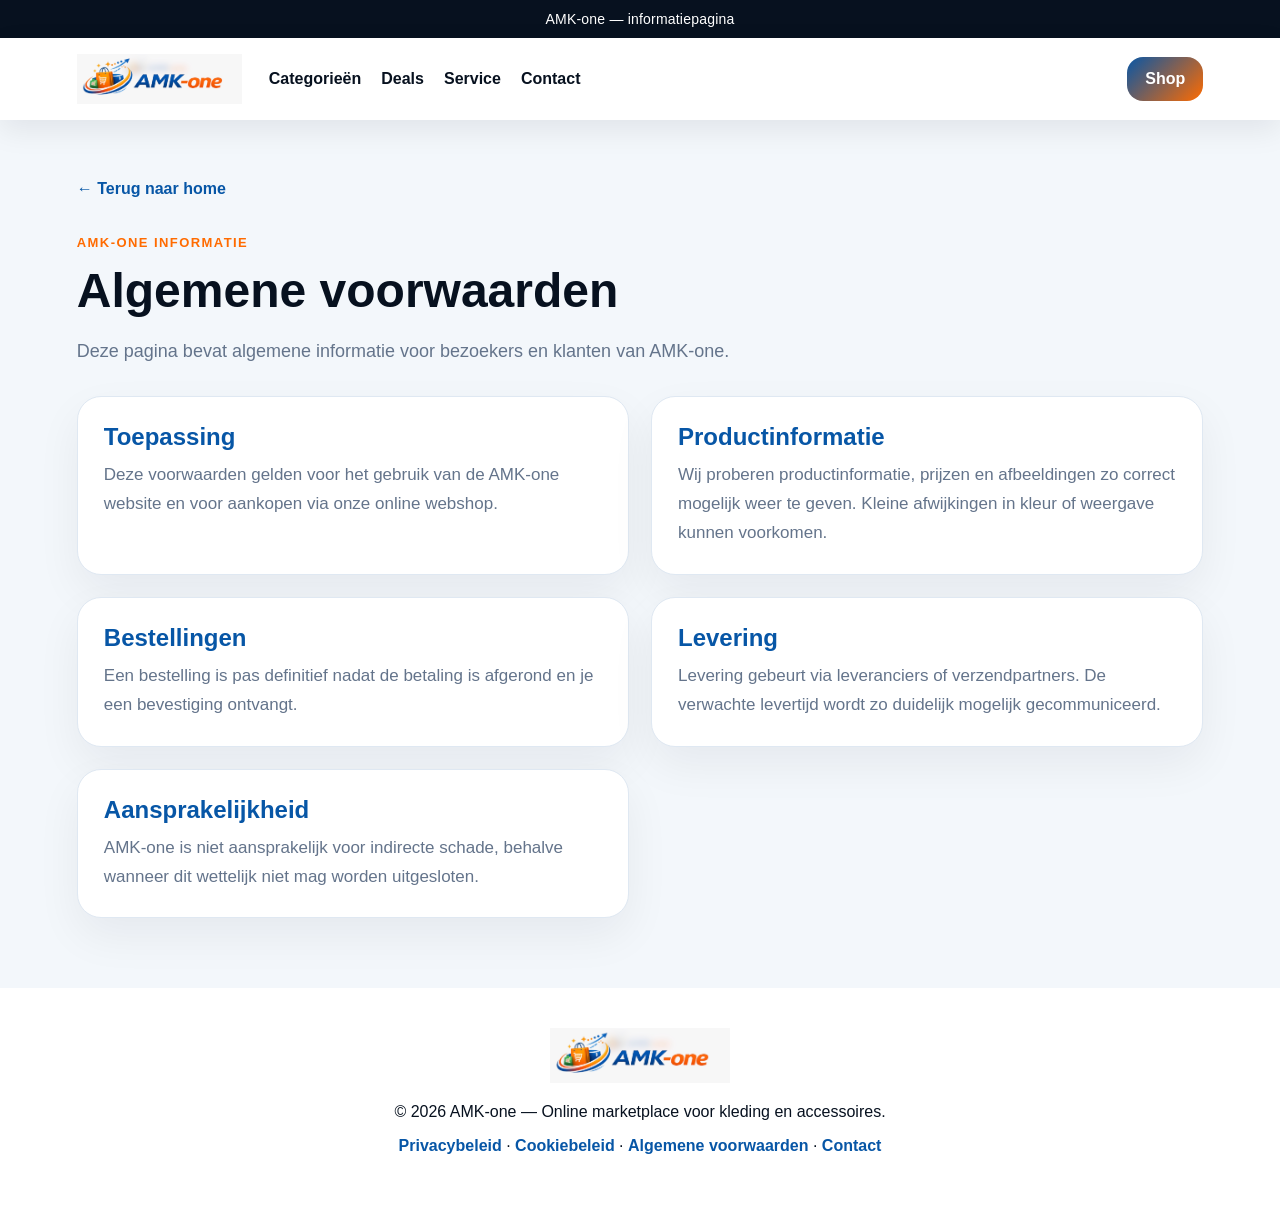
<file: algemene-voorwaarden.html>
<!DOCTYPE html>
<html lang="nl">
<head>
  <meta charset="UTF-8" />
  <meta name="viewport" content="width=device-width, initial-scale=1.0" />
  <title>AMK-one | Algemene voorwaarden</title>
  <link rel="stylesheet" href="style.css" />
</head>
<body>
  <div class="dealbar">AMK-one — informatiepagina</div>
  <header class="site-header simple-header">
    <a href="index.html" class="logo"><img src="image1.png" alt="AMK-one logo"></a>
    <nav>
      <a href="index.html#categorieen">Categorieën</a>
      <a href="index.html#deals">Deals</a>
      <a href="index.html#service">Service</a>
      <a href="index.html#contact">Contact</a>
    </nav>
    <a class="cart" href="login.html">Shop</a>
  </header>
  <main class="legal-page">
    <a class="back-link" href="index.html">← Terug naar home</a>
    <div class="section-title">
      <p class="eyebrow">AMK-one informatie</p>
      <h1>Algemene voorwaarden</h1>
      <p class="intro">Deze pagina bevat algemene informatie voor bezoekers en klanten van AMK-one.</p>
    </div>
    <div class="legal-grid">
      <section class="info-card"><h2>Toepassing</h2><p>Deze voorwaarden gelden voor het gebruik van de AMK-one website en voor aankopen via onze online webshop.</p></section>
<section class="info-card"><h2>Productinformatie</h2><p>Wij proberen productinformatie, prijzen en afbeeldingen zo correct mogelijk weer te geven. Kleine afwijkingen in kleur of weergave kunnen voorkomen.</p></section>
<section class="info-card"><h2>Bestellingen</h2><p>Een bestelling is pas definitief nadat de betaling is afgerond en je een bevestiging ontvangt.</p></section>
<section class="info-card"><h2>Levering</h2><p>Levering gebeurt via leveranciers of verzendpartners. De verwachte levertijd wordt zo duidelijk mogelijk gecommuniceerd.</p></section>
<section class="info-card"><h2>Aansprakelijkheid</h2><p>AMK-one is niet aansprakelijk voor indirecte schade, behalve wanneer dit wettelijk niet mag worden uitgesloten.</p></section>
    </div>
  </main>
  <footer>
    <img src="image1.png" alt="AMK-one logo">
    <p>© 2026 AMK-one — Online marketplace voor kleding en accessoires.</p>
    <p><a href="privacybeleid.html">Privacybeleid</a> · <a href="cookiebeleid.html">Cookiebeleid</a> · <a href="algemene-voorwaarden.html">Algemene voorwaarden</a> · <a href="index.html#contact">Contact</a></p>
  </footer>
</body>
</html>
</file>
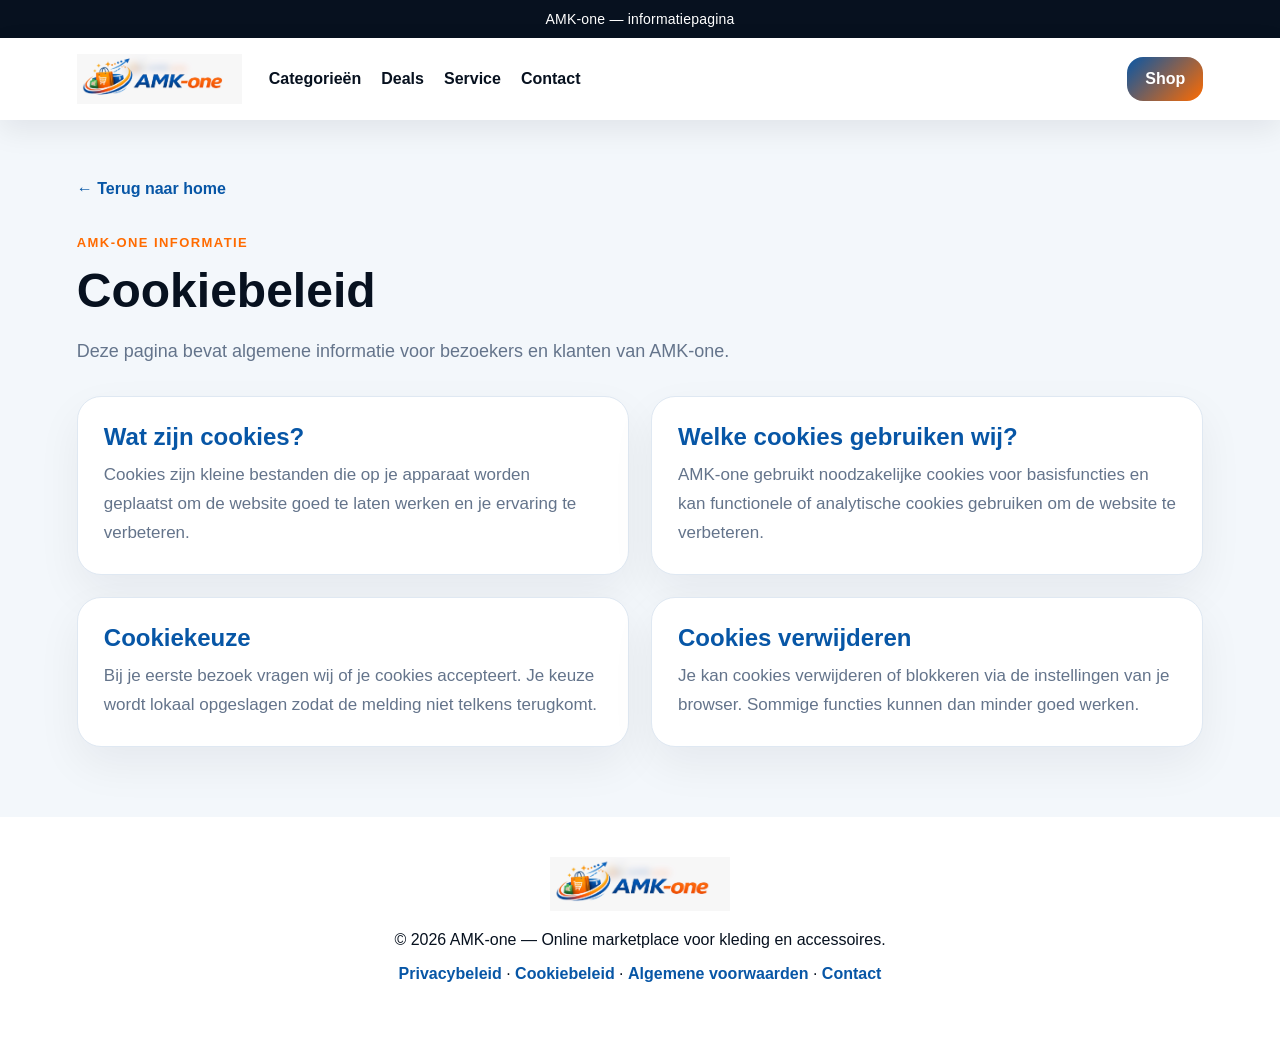
<file: cookiebeleid.html>
<!DOCTYPE html>
<html lang="nl">
<head>
  <meta charset="UTF-8" />
  <meta name="viewport" content="width=device-width, initial-scale=1.0" />
  <title>AMK-one | Cookiebeleid</title>
  <link rel="stylesheet" href="style.css" />
</head>
<body>
  <div class="dealbar">AMK-one — informatiepagina</div>
  <header class="site-header simple-header">
    <a href="index.html" class="logo"><img src="image1.png" alt="AMK-one logo"></a>
    <nav>
      <a href="index.html#categorieen">Categorieën</a>
      <a href="index.html#deals">Deals</a>
      <a href="index.html#service">Service</a>
      <a href="index.html#contact">Contact</a>
    </nav>
    <a class="cart" href="login.html">Shop</a>
  </header>
  <main class="legal-page">
    <a class="back-link" href="index.html">← Terug naar home</a>
    <div class="section-title">
      <p class="eyebrow">AMK-one informatie</p>
      <h1>Cookiebeleid</h1>
      <p class="intro">Deze pagina bevat algemene informatie voor bezoekers en klanten van AMK-one.</p>
    </div>
    <div class="legal-grid">
      <section class="info-card"><h2>Wat zijn cookies?</h2><p>Cookies zijn kleine bestanden die op je apparaat worden geplaatst om de website goed te laten werken en je ervaring te verbeteren.</p></section>
<section class="info-card"><h2>Welke cookies gebruiken wij?</h2><p>AMK-one gebruikt noodzakelijke cookies voor basisfuncties en kan functionele of analytische cookies gebruiken om de website te verbeteren.</p></section>
<section class="info-card"><h2>Cookiekeuze</h2><p>Bij je eerste bezoek vragen wij of je cookies accepteert. Je keuze wordt lokaal opgeslagen zodat de melding niet telkens terugkomt.</p></section>
<section class="info-card"><h2>Cookies verwijderen</h2><p>Je kan cookies verwijderen of blokkeren via de instellingen van je browser. Sommige functies kunnen dan minder goed werken.</p></section>
    </div>
  </main>
  <footer>
    <img src="image1.png" alt="AMK-one logo">
    <p>© 2026 AMK-one — Online marketplace voor kleding en accessoires.</p>
    <p><a href="privacybeleid.html">Privacybeleid</a> · <a href="cookiebeleid.html">Cookiebeleid</a> · <a href="algemene-voorwaarden.html">Algemene voorwaarden</a> · <a href="index.html#contact">Contact</a></p>
  </footer>
</body>
</html>
</file>
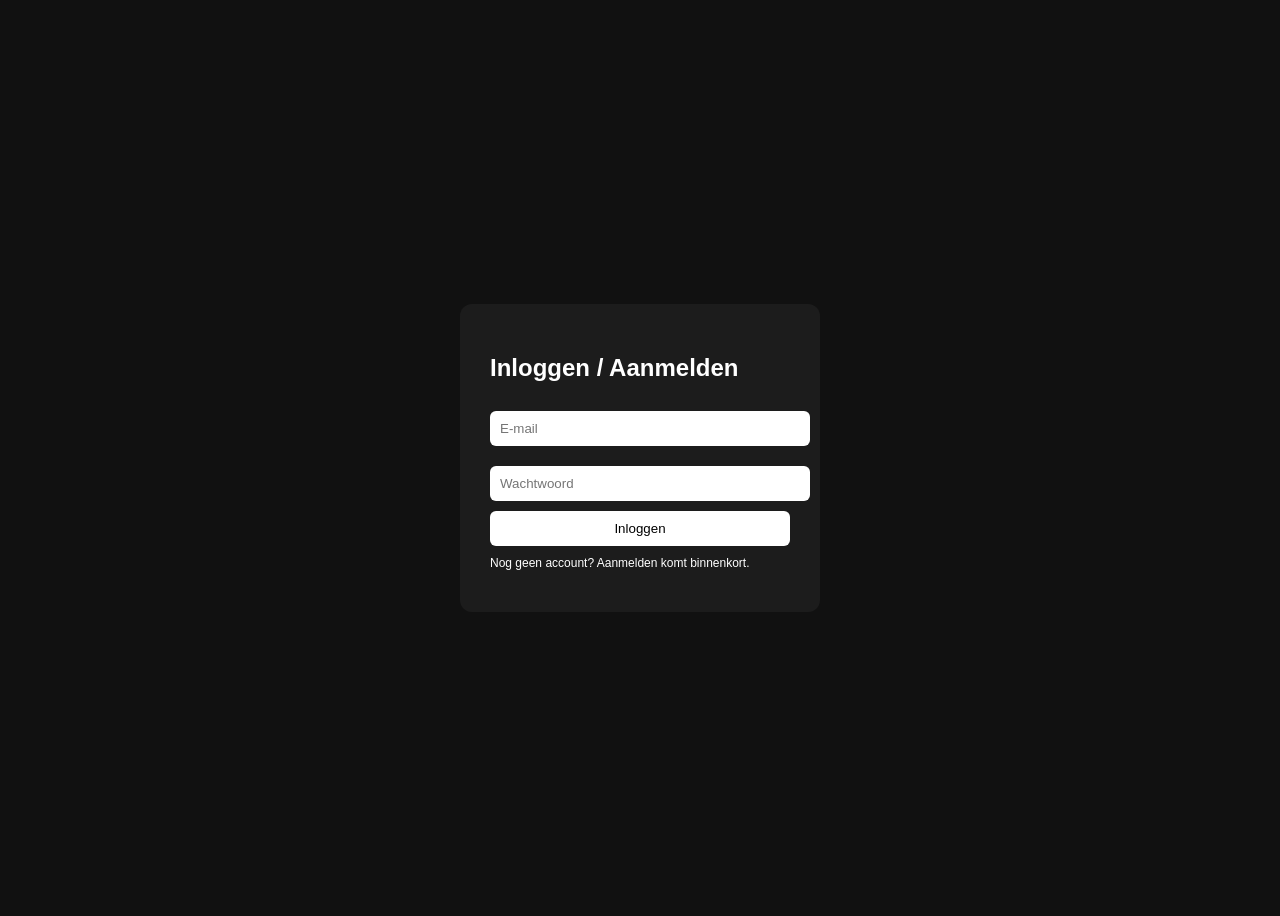
<file: login.html>
<!DOCTYPE html>
<html lang="nl">
<head>
  <meta charset="UTF-8">
  <title>AMK-one | Inloggen</title>
  <style>
    body{
      font-family: Arial, sans-serif;
      background:#111;
      color:#fff;
      display:flex;
      justify-content:center;
      align-items:center;
      height:100vh;
    }

    .login-box{
      background:#1c1c1c;
      padding:30px;
      border-radius:12px;
      width:300px;
    }

    input{
      width:100%;
      padding:10px;
      margin:10px 0;
      border:none;
      border-radius:6px;
    }

    button{
      width:100%;
      padding:10px;
      background:#fff;
      border:none;
      border-radius:6px;
      cursor:pointer;
    }

    button:hover{
      background:#ddd;
    }
  </style>
</head>
<body>

  <div class="login-box">
    <h2>Inloggen / Aanmelden</h2>

    <input type="email" placeholder="E-mail">
    <input type="password" placeholder="Wachtwoord">

    <button onclick="location.href='index.html'">
      Inloggen
    </button>

    <p style="font-size:12px; margin-top:10px;">
      Nog geen account? Aanmelden komt binnenkort.
    </p>
  </div>

</body>
</html>
</file>
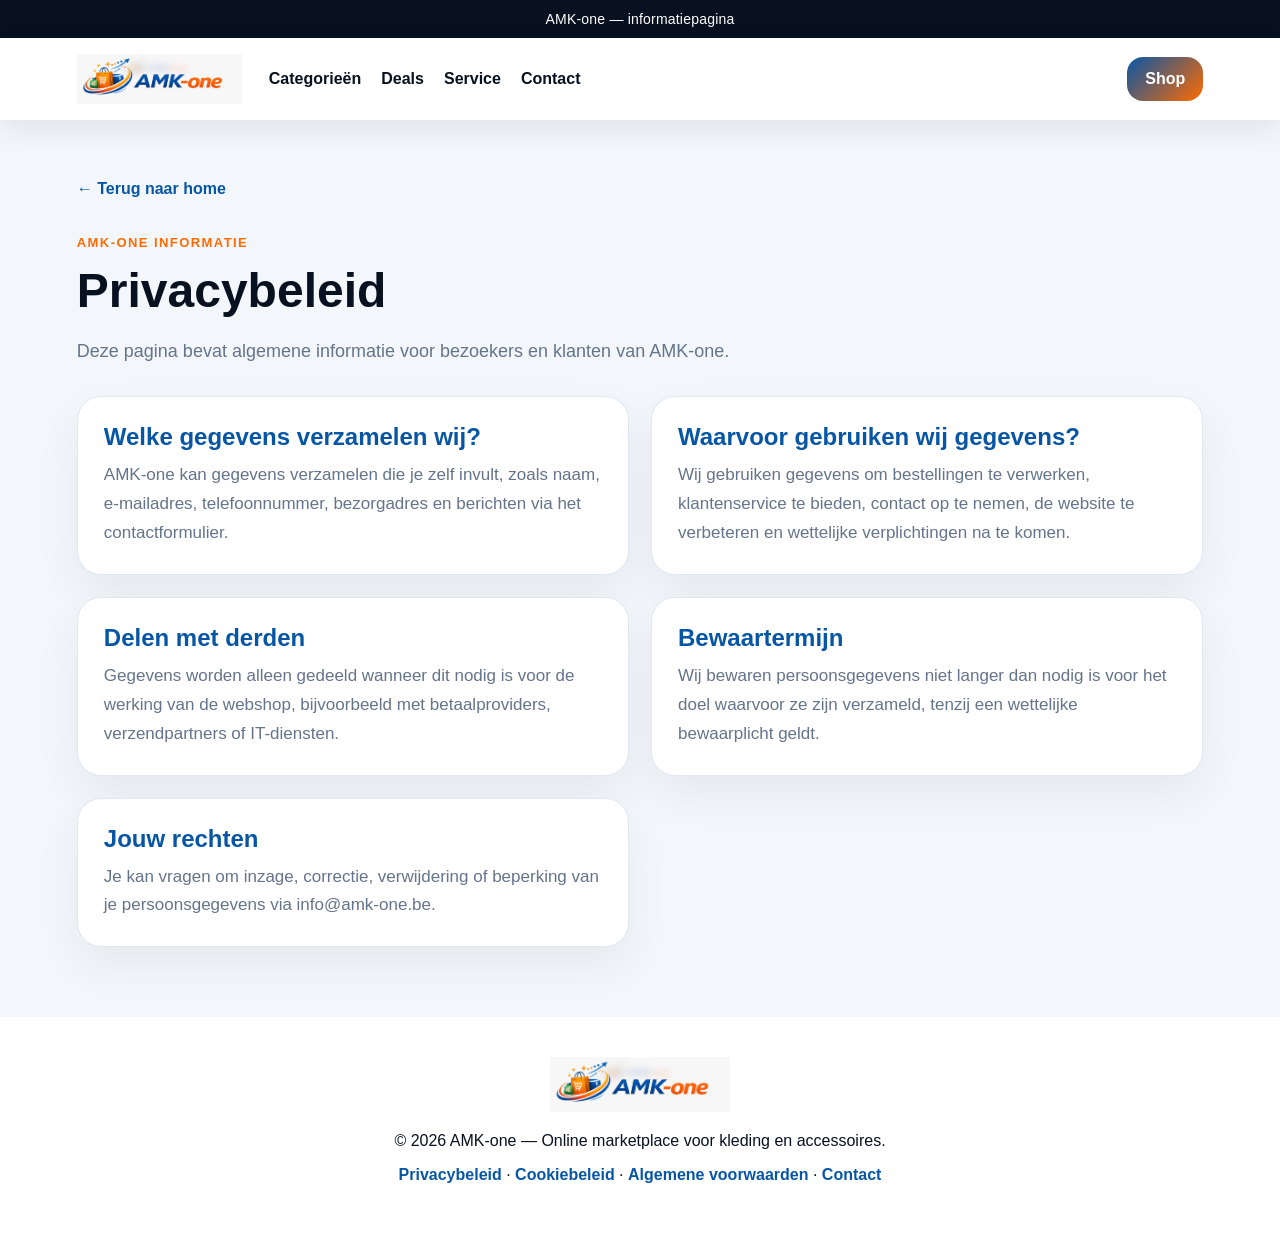
<file: privacybeleid.html>
<!DOCTYPE html>
<html lang="nl">
<head>
  <meta charset="UTF-8" />
  <meta name="viewport" content="width=device-width, initial-scale=1.0" />
  <title>AMK-one | Privacybeleid</title>
  <link rel="stylesheet" href="style.css" />
</head>
<body>
  <div class="dealbar">AMK-one — informatiepagina</div>
  <header class="site-header simple-header">
    <a href="index.html" class="logo"><img src="image1.png" alt="AMK-one logo"></a>
    <nav>
      <a href="index.html#categorieen">Categorieën</a>
      <a href="index.html#deals">Deals</a>
      <a href="index.html#service">Service</a>
      <a href="index.html#contact">Contact</a>
    </nav>
    <a class="cart" href="login.html">Shop</a>
  </header>
  <main class="legal-page">
    <a class="back-link" href="index.html">← Terug naar home</a>
    <div class="section-title">
      <p class="eyebrow">AMK-one informatie</p>
      <h1>Privacybeleid</h1>
      <p class="intro">Deze pagina bevat algemene informatie voor bezoekers en klanten van AMK-one.</p>
    </div>
    <div class="legal-grid">
      <section class="info-card"><h2>Welke gegevens verzamelen wij?</h2><p>AMK-one kan gegevens verzamelen die je zelf invult, zoals naam, e-mailadres, telefoonnummer, bezorgadres en berichten via het contactformulier.</p></section>
<section class="info-card"><h2>Waarvoor gebruiken wij gegevens?</h2><p>Wij gebruiken gegevens om bestellingen te verwerken, klantenservice te bieden, contact op te nemen, de website te verbeteren en wettelijke verplichtingen na te komen.</p></section>
<section class="info-card"><h2>Delen met derden</h2><p>Gegevens worden alleen gedeeld wanneer dit nodig is voor de werking van de webshop, bijvoorbeeld met betaalproviders, verzendpartners of IT-diensten.</p></section>
<section class="info-card"><h2>Bewaartermijn</h2><p>Wij bewaren persoonsgegevens niet langer dan nodig is voor het doel waarvoor ze zijn verzameld, tenzij een wettelijke bewaarplicht geldt.</p></section>
<section class="info-card"><h2>Jouw rechten</h2><p>Je kan vragen om inzage, correctie, verwijdering of beperking van je persoonsgegevens via info@amk-one.be.</p></section>
    </div>
  </main>
  <footer>
    <img src="image1.png" alt="AMK-one logo">
    <p>© 2026 AMK-one — Online marketplace voor kleding en accessoires.</p>
    <p><a href="privacybeleid.html">Privacybeleid</a> · <a href="cookiebeleid.html">Cookiebeleid</a> · <a href="algemene-voorwaarden.html">Algemene voorwaarden</a> · <a href="index.html#contact">Contact</a></p>
  </footer>
</body>
</html>
</file>
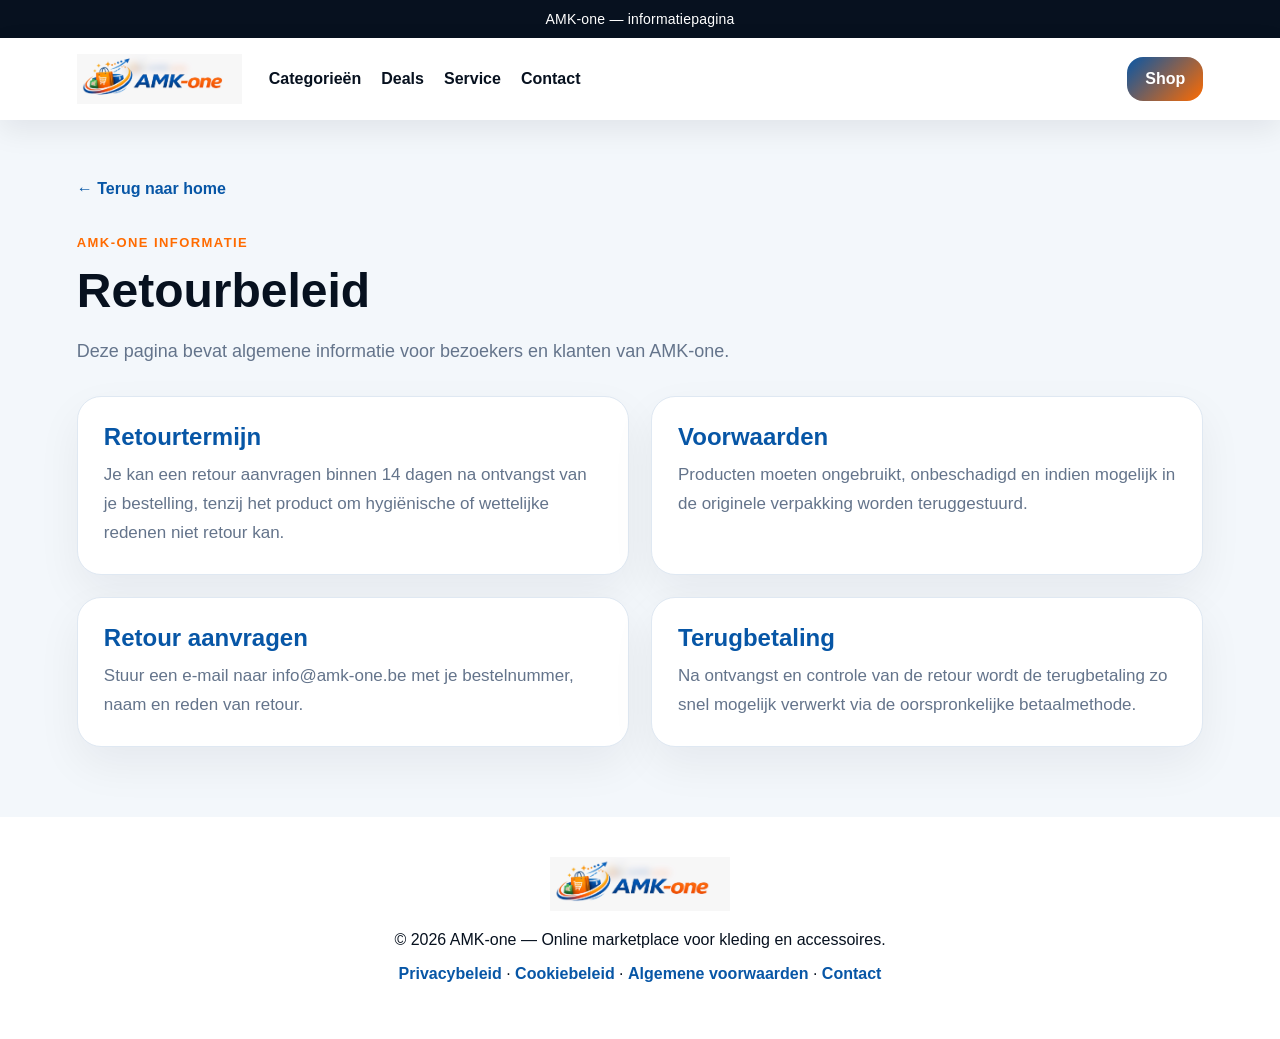
<file: retourbeleid.html>
<!DOCTYPE html>
<html lang="nl">
<head>
  <meta charset="UTF-8" />
  <meta name="viewport" content="width=device-width, initial-scale=1.0" />
  <title>AMK-one | Retourbeleid</title>
  <link rel="stylesheet" href="style.css" />
</head>
<body>
  <div class="dealbar">AMK-one — informatiepagina</div>
  <header class="site-header simple-header">
    <a href="index.html" class="logo"><img src="image1.png" alt="AMK-one logo"></a>
    <nav>
      <a href="index.html#categorieen">Categorieën</a>
      <a href="index.html#deals">Deals</a>
      <a href="index.html#service">Service</a>
      <a href="index.html#contact">Contact</a>
    </nav>
    <a class="cart" href="login.html">Shop</a>
  </header>
  <main class="legal-page">
    <a class="back-link" href="index.html">← Terug naar home</a>
    <div class="section-title">
      <p class="eyebrow">AMK-one informatie</p>
      <h1>Retourbeleid</h1>
      <p class="intro">Deze pagina bevat algemene informatie voor bezoekers en klanten van AMK-one.</p>
    </div>
    <div class="legal-grid">
      <section class="info-card"><h2>Retourtermijn</h2><p>Je kan een retour aanvragen binnen 14 dagen na ontvangst van je bestelling, tenzij het product om hygiënische of wettelijke redenen niet retour kan.</p></section>
<section class="info-card"><h2>Voorwaarden</h2><p>Producten moeten ongebruikt, onbeschadigd en indien mogelijk in de originele verpakking worden teruggestuurd.</p></section>
<section class="info-card"><h2>Retour aanvragen</h2><p>Stuur een e-mail naar info@amk-one.be met je bestelnummer, naam en reden van retour.</p></section>
<section class="info-card"><h2>Terugbetaling</h2><p>Na ontvangst en controle van de retour wordt de terugbetaling zo snel mogelijk verwerkt via de oorspronkelijke betaalmethode.</p></section>
    </div>
  </main>
  <footer>
    <img src="image1.png" alt="AMK-one logo">
    <p>© 2026 AMK-one — Online marketplace voor kleding en accessoires.</p>
    <p><a href="privacybeleid.html">Privacybeleid</a> · <a href="cookiebeleid.html">Cookiebeleid</a> · <a href="algemene-voorwaarden.html">Algemene voorwaarden</a> · <a href="index.html#contact">Contact</a></p>
  </footer>
</body>
</html>
</file>
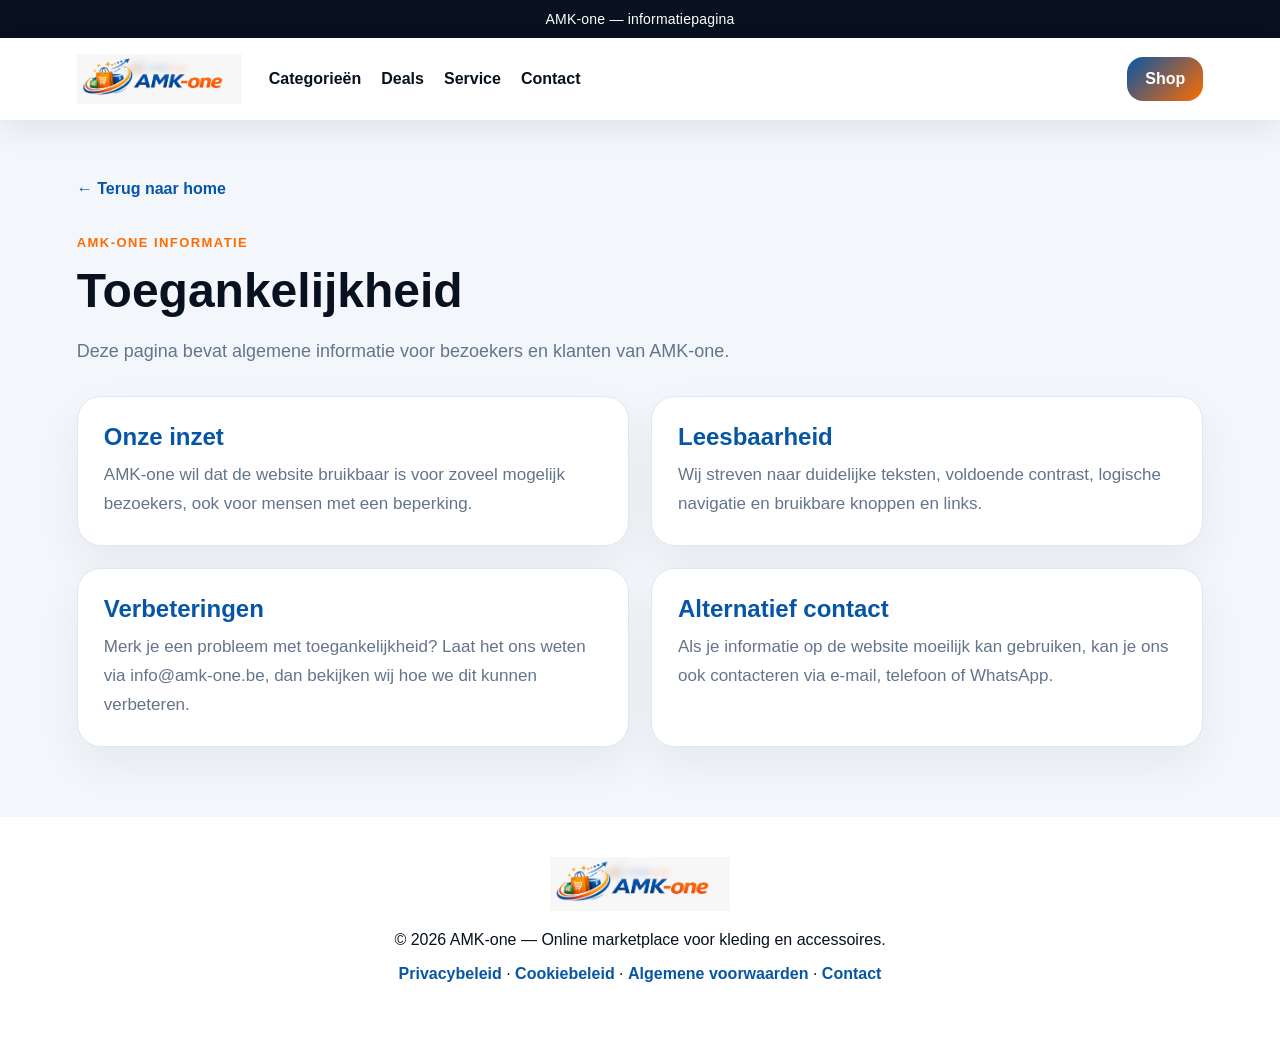
<file: toegankelijkheid.html>
<!DOCTYPE html>
<html lang="nl">
<head>
  <meta charset="UTF-8" />
  <meta name="viewport" content="width=device-width, initial-scale=1.0" />
  <title>AMK-one | Toegankelijkheid</title>
  <link rel="stylesheet" href="style.css" />
</head>
<body>
  <div class="dealbar">AMK-one — informatiepagina</div>
  <header class="site-header simple-header">
    <a href="index.html" class="logo"><img src="image1.png" alt="AMK-one logo"></a>
    <nav>
      <a href="index.html#categorieen">Categorieën</a>
      <a href="index.html#deals">Deals</a>
      <a href="index.html#service">Service</a>
      <a href="index.html#contact">Contact</a>
    </nav>
    <a class="cart" href="login.html">Shop</a>
  </header>
  <main class="legal-page">
    <a class="back-link" href="index.html">← Terug naar home</a>
    <div class="section-title">
      <p class="eyebrow">AMK-one informatie</p>
      <h1>Toegankelijkheid</h1>
      <p class="intro">Deze pagina bevat algemene informatie voor bezoekers en klanten van AMK-one.</p>
    </div>
    <div class="legal-grid">
      <section class="info-card"><h2>Onze inzet</h2><p>AMK-one wil dat de website bruikbaar is voor zoveel mogelijk bezoekers, ook voor mensen met een beperking.</p></section>
<section class="info-card"><h2>Leesbaarheid</h2><p>Wij streven naar duidelijke teksten, voldoende contrast, logische navigatie en bruikbare knoppen en links.</p></section>
<section class="info-card"><h2>Verbeteringen</h2><p>Merk je een probleem met toegankelijkheid? Laat het ons weten via info@amk-one.be, dan bekijken wij hoe we dit kunnen verbeteren.</p></section>
<section class="info-card"><h2>Alternatief contact</h2><p>Als je informatie op de website moeilijk kan gebruiken, kan je ons ook contacteren via e-mail, telefoon of WhatsApp.</p></section>
    </div>
  </main>
  <footer>
    <img src="image1.png" alt="AMK-one logo">
    <p>© 2026 AMK-one — Online marketplace voor kleding en accessoires.</p>
    <p><a href="privacybeleid.html">Privacybeleid</a> · <a href="cookiebeleid.html">Cookiebeleid</a> · <a href="algemene-voorwaarden.html">Algemene voorwaarden</a> · <a href="index.html#contact">Contact</a></p>
  </footer>
</body>
</html>
</file>
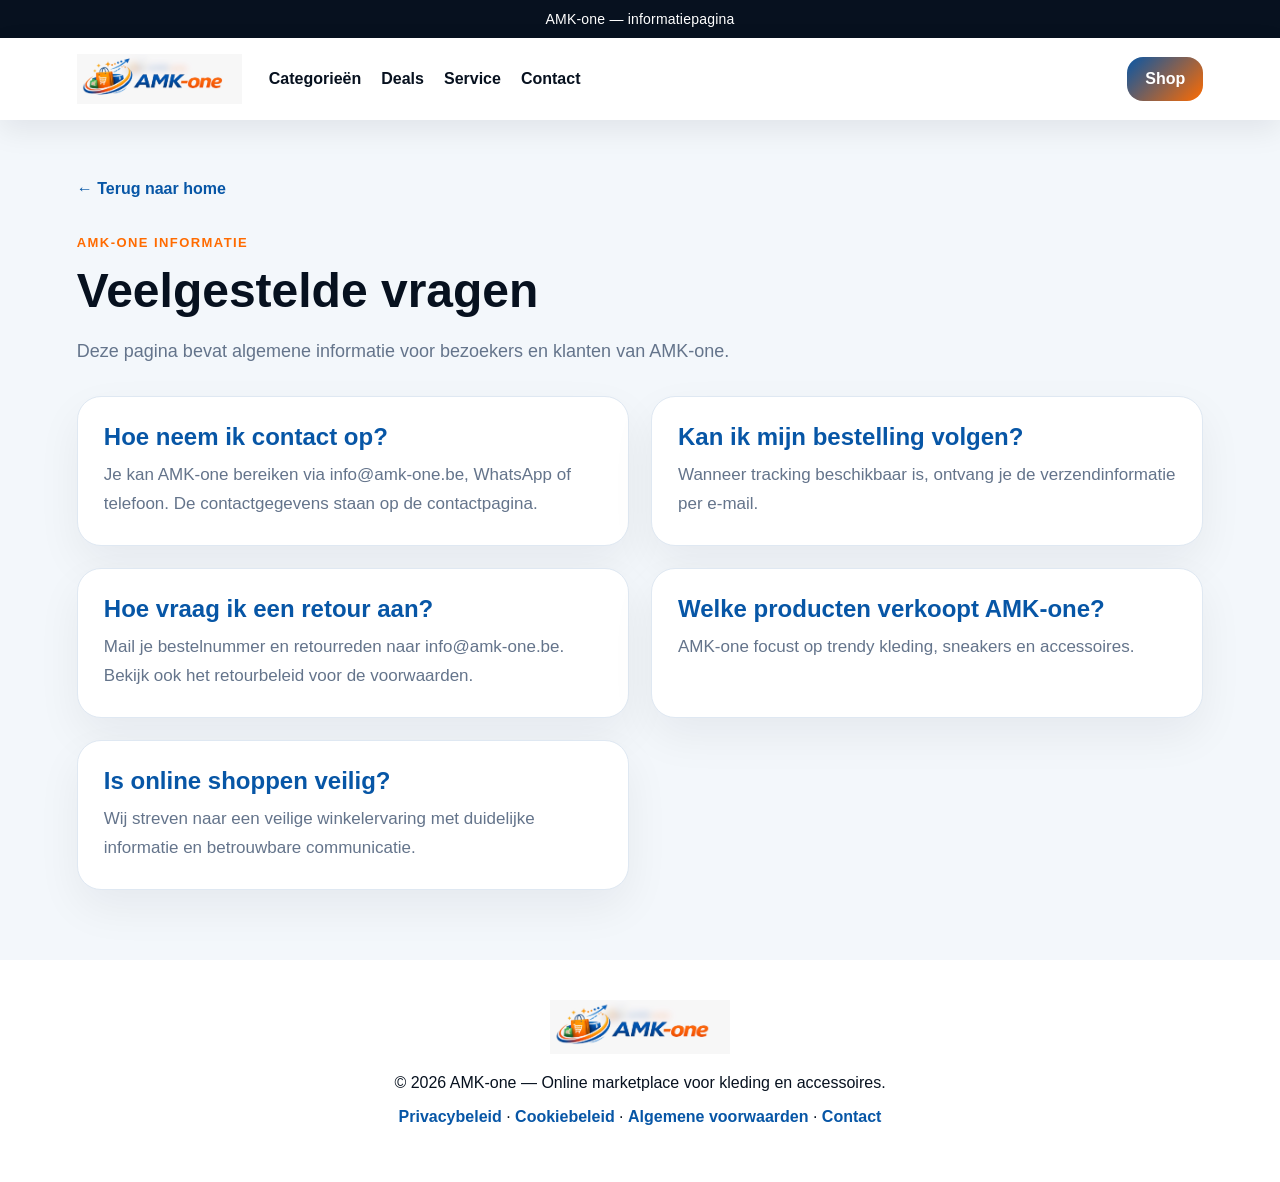
<file: veelgestelde-vragen.html>
<!DOCTYPE html>
<html lang="nl">
<head>
  <meta charset="UTF-8" />
  <meta name="viewport" content="width=device-width, initial-scale=1.0" />
  <title>AMK-one | Veelgestelde vragen</title>
  <link rel="stylesheet" href="style.css" />
</head>
<body>
  <div class="dealbar">AMK-one — informatiepagina</div>
  <header class="site-header simple-header">
    <a href="index.html" class="logo"><img src="image1.png" alt="AMK-one logo"></a>
    <nav>
      <a href="index.html#categorieen">Categorieën</a>
      <a href="index.html#deals">Deals</a>
      <a href="index.html#service">Service</a>
      <a href="index.html#contact">Contact</a>
    </nav>
    <a class="cart" href="login.html">Shop</a>
  </header>
  <main class="legal-page">
    <a class="back-link" href="index.html">← Terug naar home</a>
    <div class="section-title">
      <p class="eyebrow">AMK-one informatie</p>
      <h1>Veelgestelde vragen</h1>
      <p class="intro">Deze pagina bevat algemene informatie voor bezoekers en klanten van AMK-one.</p>
    </div>
    <div class="legal-grid">
      <section class="info-card"><h2>Hoe neem ik contact op?</h2><p>Je kan AMK-one bereiken via info@amk-one.be, WhatsApp of telefoon. De contactgegevens staan op de contactpagina.</p></section>
<section class="info-card"><h2>Kan ik mijn bestelling volgen?</h2><p>Wanneer tracking beschikbaar is, ontvang je de verzendinformatie per e-mail.</p></section>
<section class="info-card"><h2>Hoe vraag ik een retour aan?</h2><p>Mail je bestelnummer en retourreden naar info@amk-one.be. Bekijk ook het retourbeleid voor de voorwaarden.</p></section>
<section class="info-card"><h2>Welke producten verkoopt AMK-one?</h2><p>AMK-one focust op trendy kleding, sneakers en accessoires.</p></section>
<section class="info-card"><h2>Is online shoppen veilig?</h2><p>Wij streven naar een veilige winkelervaring met duidelijke informatie en betrouwbare communicatie.</p></section>
    </div>
  </main>
  <footer>
    <img src="image1.png" alt="AMK-one logo">
    <p>© 2026 AMK-one — Online marketplace voor kleding en accessoires.</p>
    <p><a href="privacybeleid.html">Privacybeleid</a> · <a href="cookiebeleid.html">Cookiebeleid</a> · <a href="algemene-voorwaarden.html">Algemene voorwaarden</a> · <a href="index.html#contact">Contact</a></p>
  </footer>
</body>
</html>
</file>
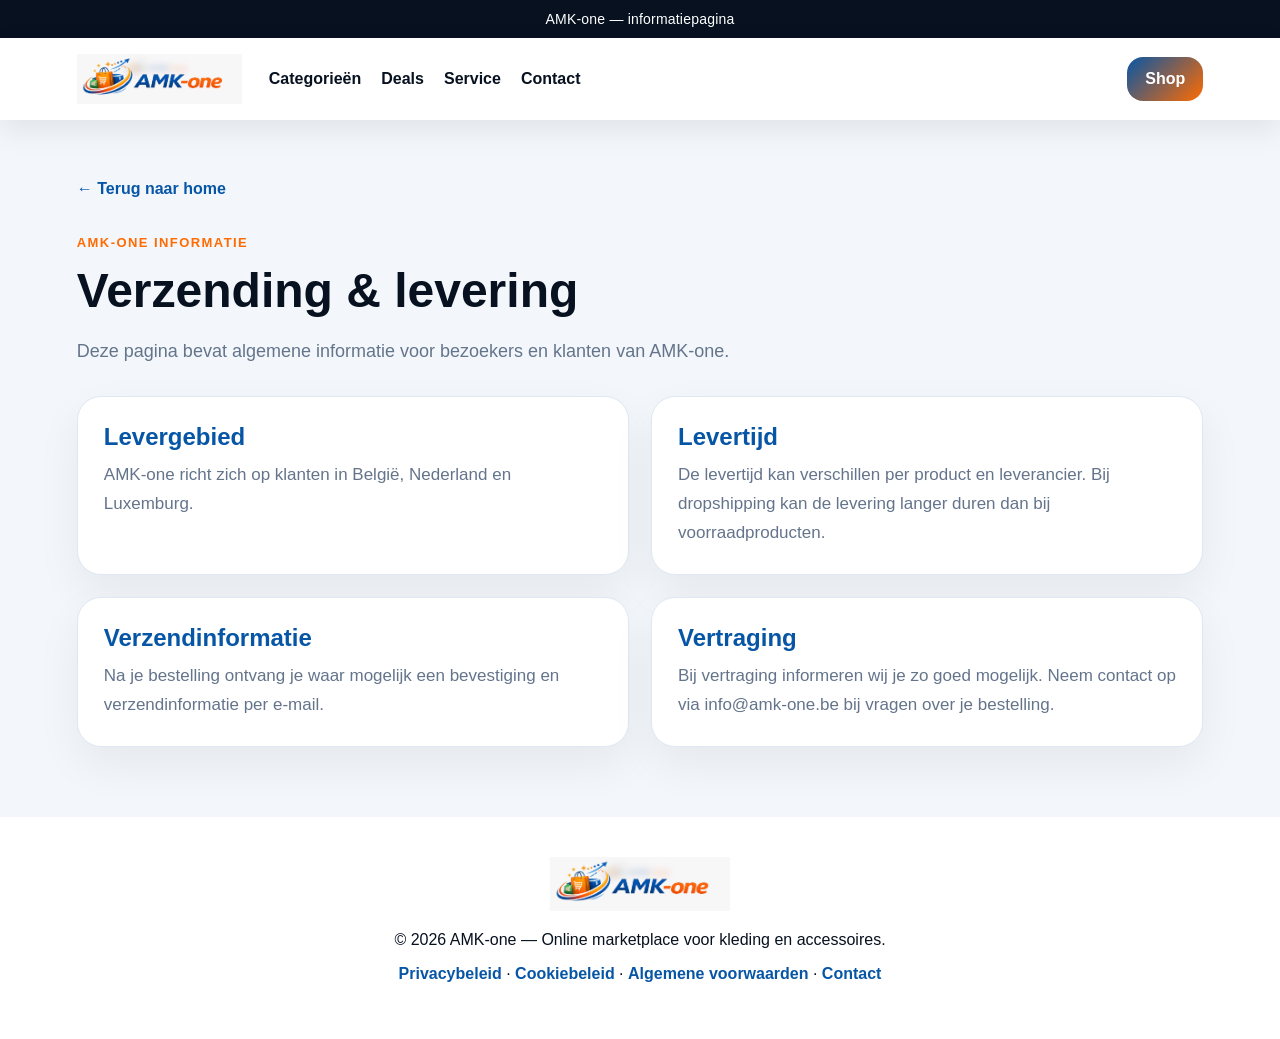
<file: verzending-levering.html>
<!DOCTYPE html>
<html lang="nl">
<head>
  <meta charset="UTF-8" />
  <meta name="viewport" content="width=device-width, initial-scale=1.0" />
  <title>AMK-one | Verzending & levering</title>
  <link rel="stylesheet" href="style.css" />
</head>
<body>
  <div class="dealbar">AMK-one — informatiepagina</div>
  <header class="site-header simple-header">
    <a href="index.html" class="logo"><img src="image1.png" alt="AMK-one logo"></a>
    <nav>
      <a href="index.html#categorieen">Categorieën</a>
      <a href="index.html#deals">Deals</a>
      <a href="index.html#service">Service</a>
      <a href="index.html#contact">Contact</a>
    </nav>
    <a class="cart" href="login.html">Shop</a>
  </header>
  <main class="legal-page">
    <a class="back-link" href="index.html">← Terug naar home</a>
    <div class="section-title">
      <p class="eyebrow">AMK-one informatie</p>
      <h1>Verzending & levering</h1>
      <p class="intro">Deze pagina bevat algemene informatie voor bezoekers en klanten van AMK-one.</p>
    </div>
    <div class="legal-grid">
      <section class="info-card"><h2>Levergebied</h2><p>AMK-one richt zich op klanten in België, Nederland en Luxemburg.</p></section>
<section class="info-card"><h2>Levertijd</h2><p>De levertijd kan verschillen per product en leverancier. Bij dropshipping kan de levering langer duren dan bij voorraadproducten.</p></section>
<section class="info-card"><h2>Verzendinformatie</h2><p>Na je bestelling ontvang je waar mogelijk een bevestiging en verzendinformatie per e-mail.</p></section>
<section class="info-card"><h2>Vertraging</h2><p>Bij vertraging informeren wij je zo goed mogelijk. Neem contact op via info@amk-one.be bij vragen over je bestelling.</p></section>
    </div>
  </main>
  <footer>
    <img src="image1.png" alt="AMK-one logo">
    <p>© 2026 AMK-one — Online marketplace voor kleding en accessoires.</p>
    <p><a href="privacybeleid.html">Privacybeleid</a> · <a href="cookiebeleid.html">Cookiebeleid</a> · <a href="algemene-voorwaarden.html">Algemene voorwaarden</a> · <a href="index.html#contact">Contact</a></p>
  </footer>
</body>
</html>
</file>
<file: style.css>
:root{--blue:#0756a6;--orange:#ff6b00;--ink:#07111f;--soft:#f3f7fb;--line:#dfe8f2;--text:#64748b;--white:#fff}*{box-sizing:border-box}html{scroll-behavior:smooth}body{margin:0;font-family:Arial,Helvetica,sans-serif;background:var(--soft);color:var(--ink)}a{text-decoration:none}.dealbar{background:#07111f;color:white;text-align:center;padding:11px;font-size:14px;letter-spacing:.2px}.site-header{position:sticky;top:0;z-index:10;display:grid;grid-template-columns:170px 1fr auto auto;gap:22px;align-items:center;background:white;padding:16px 6%;box-shadow:0 10px 30px rgba(7,17,31,.08)}.logo img{width:165px;display:block}.search-box{display:flex;align-items:center;gap:10px;background:var(--soft);border:1px solid var(--line);border-radius:16px;padding:12px 16px}.search-box input{border:0;outline:0;background:transparent;font:inherit;width:100%}.site-header nav{display:flex;gap:20px}.site-header nav a{font-weight:800;color:var(--ink)}.cart{background:linear-gradient(135deg,var(--blue),var(--orange));color:white;font-weight:900;padding:13px 18px;border-radius:16px}.market-hero{padding:70px 6% 40px;display:grid;grid-template-columns:1.05fr .95fr;gap:34px;align-items:stretch}.hero-left{background:white;border-radius:34px;padding:58px;box-shadow:0 20px 55px rgba(7,17,31,.08);position:relative;overflow:hidden}.hero-left:after{content:"";position:absolute;right:-90px;bottom:-90px;width:260px;height:260px;border-radius:50%;background:linear-gradient(135deg,var(--orange),var(--blue));opacity:.18}.eyebrow{color:var(--orange);text-transform:uppercase;letter-spacing:.11em;font-weight:900;font-size:13px}.hero-left h1{font-size:58px;line-height:1.02;margin:15px 0}.intro,.about-block p,.newsletter p,.contact-section p{font-size:18px;line-height:1.7;color:var(--text)}.hero-buttons{display:flex;gap:14px;margin-top:28px}.btn-main,.newsletter button,.contact-form button{background:var(--orange);color:#fff;border:0;border-radius:16px;padding:15px 22px;font-weight:900;box-shadow:0 15px 30px rgba(255,107,0,.25)}.btn-ghost{border:2px solid var(--line);color:var(--blue);border-radius:16px;padding:13px 20px;font-weight:900}.hero-panel{background:linear-gradient(145deg,#062e64,#0a6bc8);border-radius:34px;padding:26px;color:#fff;box-shadow:0 20px 55px rgba(7,17,31,.15)}.panel-top{display:flex;justify-content:space-between;align-items:center;margin-bottom:18px}.panel-top span{background:rgba(255,255,255,.16);padding:10px 14px;border-radius:999px}.panel-top strong{font-size:24px}.mini-grid{display:grid;grid-template-columns:1fr 1fr;gap:16px}.mini-grid img{width:100%;height:220px;object-fit:cover;border-radius:24px}.trust-row{margin:0 6%;display:grid;grid-template-columns:repeat(4,1fr);gap:16px}.trust-row div{background:white;border:1px solid var(--line);padding:22px;border-radius:22px}.trust-row b{display:block;color:var(--blue);font-size:21px}.trust-row span{color:var(--text)}.category-section,.products-section,.service-section,.contact-section{padding:80px 6%}.section-title h2{font-size:42px;margin:10px 0 25px}.center{text-align:center}.category-layout{display:grid;grid-template-columns:300px 1fr;gap:22px}.category-menu,.category-banner,.item,.service-card,.contact-form{background:white;border:1px solid var(--line);border-radius:28px;box-shadow:0 18px 45px rgba(7,17,31,.06)}.category-menu{padding:24px;display:grid;gap:12px}.category-menu a{padding:15px;border-radius:16px;background:var(--soft);color:var(--ink);font-weight:900}.category-banner{padding:42px;background:linear-gradient(135deg,var(--blue),var(--orange));color:white;min-height:300px;display:flex;flex-direction:column;justify-content:center}.category-banner h3{font-size:40px;margin:0}.category-banner p{font-size:18px;line-height:1.7;max-width:650px}.category-banner a{background:white;color:var(--blue);font-weight:900;padding:14px 18px;border-radius:16px;width:max-content}.product-grid{display:grid;grid-template-columns:repeat(3,1fr);gap:24px}.item{padding:18px;position:relative;overflow:hidden}.item img{width:100%;height:270px;object-fit:cover;border-radius:22px}.label{position:absolute;top:30px;left:30px;background:var(--orange);color:white;padding:9px 13px;border-radius:999px;font-weight:900}.label.blue{background:var(--blue)}.item h3{font-size:24px}.item p,.service-card p{color:var(--text);line-height:1.6}.item button{width:100%;padding:14px;border:0;border-radius:16px;background:var(--ink);color:white;font-weight:900}.about-block{margin:0 6%;padding:46px;border-radius:34px;background:#07111f;color:white;display:grid;grid-template-columns:.8fr 1.2fr;gap:30px}.about-block h2{font-size:42px;margin:8px 0}.about-block p{color:#d6e1ef}.service-section{display:grid;grid-template-columns:repeat(4,1fr);gap:20px}.service-card{padding:26px}.service-card span{font-size:36px}.service-card h3{font-size:22px}.newsletter{margin:20px 6% 0;background:white;border-radius:34px;padding:44px;display:flex;align-items:center;justify-content:space-between;gap:20px;border:1px solid var(--line)}.newsletter h2{font-size:38px;margin:0}.newsletter form{display:flex;gap:10px}.newsletter input{border:1px solid var(--line);border-radius:16px;padding:15px;font:inherit;min-width:300px}.contact-section{display:grid;grid-template-columns:1fr 1fr;gap:30px}.contact-form{padding:28px;display:grid;gap:14px}.contact-form input,.contact-form textarea,.contact-form select{border:1px solid var(--line);border-radius:16px;padding:15px;font:inherit}footer{text-align:center;padding:40px 6%;background:white;margin-top:40px}footer img{width:180px}@media(max-width:980px){.site-header{grid-template-columns:150px 1fr auto}.site-header nav{display:none}.market-hero,.category-layout,.about-block,.contact-section{grid-template-columns:1fr}.trust-row,.service-section{grid-template-columns:1fr 1fr}.product-grid{grid-template-columns:1fr}.hero-left h1{font-size:42px}.newsletter{flex-direction:column;align-items:flex-start}.newsletter form,.newsletter input{width:100%;min-width:0}}@media(max-width:620px){.site-header{grid-template-columns:1fr}.cart{display:none}.market-hero,.category-section,.products-section,.service-section,.contact-section{padding:45px 5%}.hero-left{padding:34px}.hero-left h1{font-size:34px}.trust-row,.service-section{grid-template-columns:1fr}.mini-grid{grid-template-columns:1fr}.about-block,.newsletter{margin-left:5%;margin-right:5%}}
button,.category-menu a,.cart,.btn-main,.btn-ghost{cursor:pointer}.no-result{text-align:center;background:white;border:1px solid var(--line);border-radius:18px;padding:18px;color:var(--text);font-weight:800;margin-top:18px}.item{transition:.2s}.item:hover{transform:translateY(-5px)}
.search-box button{border:0;background:#ff6b00;color:#fff;font-weight:800;padding:10px 14px;border-radius:12px;cursor:pointer;transition:.2s}
.search-box button:hover{transform:translateY(-2px);box-shadow:0 8px 20px rgba(255,107,0,.25)}
.deal-btn{cursor:pointer}
.deal-details{max-width:760px;margin:28px auto 0;background:#ffffff;border:2px solid #e9eef7;border-radius:22px;padding:24px;box-shadow:0 18px 45px rgba(0,34,80,.12);text-align:center}
.deal-details h3{margin:0 0 8px;color:#0b57a4;font-size:28px}.deal-details p{color:#4b5563}.btn-main.small{display:inline-block;margin-top:12px;padding:12px 18px}.no-result{text-align:center;margin-top:25px;font-weight:700;color:#d03900}.message-box{position:fixed;right:22px;bottom:22px;background:#0b57a4;color:white;padding:16px 20px;border-radius:16px;box-shadow:0 15px 40px rgba(0,0,0,.25);z-index:9999;opacity:0;transform:translateY(20px);pointer-events:none;transition:.25s;font-weight:700}.message-box.show{opacity:1;transform:translateY(0)}

.cookie-banner{position:fixed;top:-120px;left:0;width:100%;background:#07111f;color:#fff;padding:18px;display:flex;justify-content:center;align-items:center;gap:15px;z-index:9999;transition:top .5s ease}
.cookie-banner.show{top:0}
.cookie-banner button{background:#ff6b00;color:#fff;border:0;padding:10px 16px;border-radius:8px;font-weight:bold;cursor:pointer}

/* Informatiepagina's */
.simple-header{grid-template-columns:170px 1fr auto}
.legal-page{padding:60px 6% 30px}
.back-link{display:inline-block;margin-bottom:24px;color:var(--blue);font-weight:900}
.legal-page h1{font-size:48px;margin:10px 0 12px}
.legal-grid{display:grid;grid-template-columns:repeat(2,1fr);gap:22px;margin-top:30px}
.info-card{background:#fff;border:1px solid var(--line);border-radius:24px;padding:26px;box-shadow:0 18px 45px rgba(7,17,31,.06)}
.info-card h2{margin:0 0 10px;color:var(--blue)}
.info-card p{margin:0;color:var(--text);line-height:1.7;font-size:17px}
.footer-right a, footer a{color:var(--blue);font-weight:800}
@media(max-width:820px){.legal-grid{grid-template-columns:1fr}.legal-page h1{font-size:36px}}
</file>
